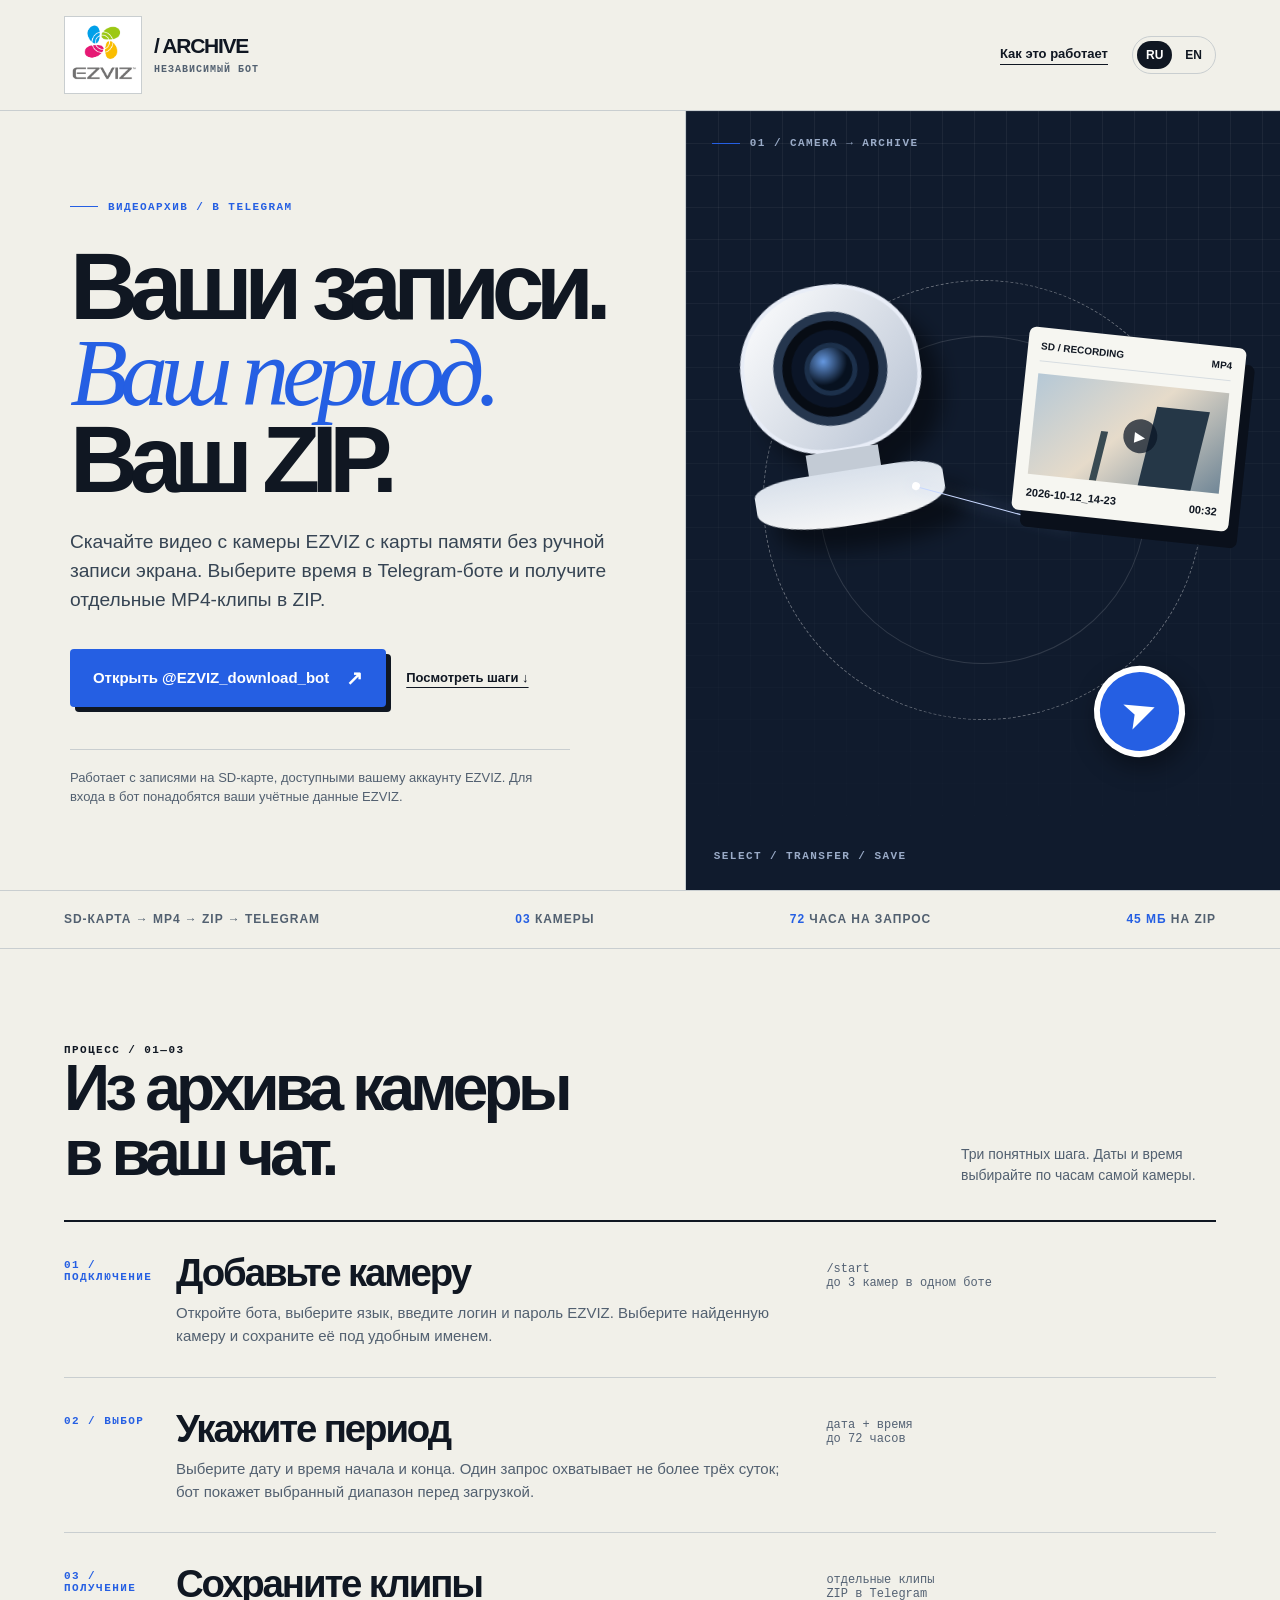
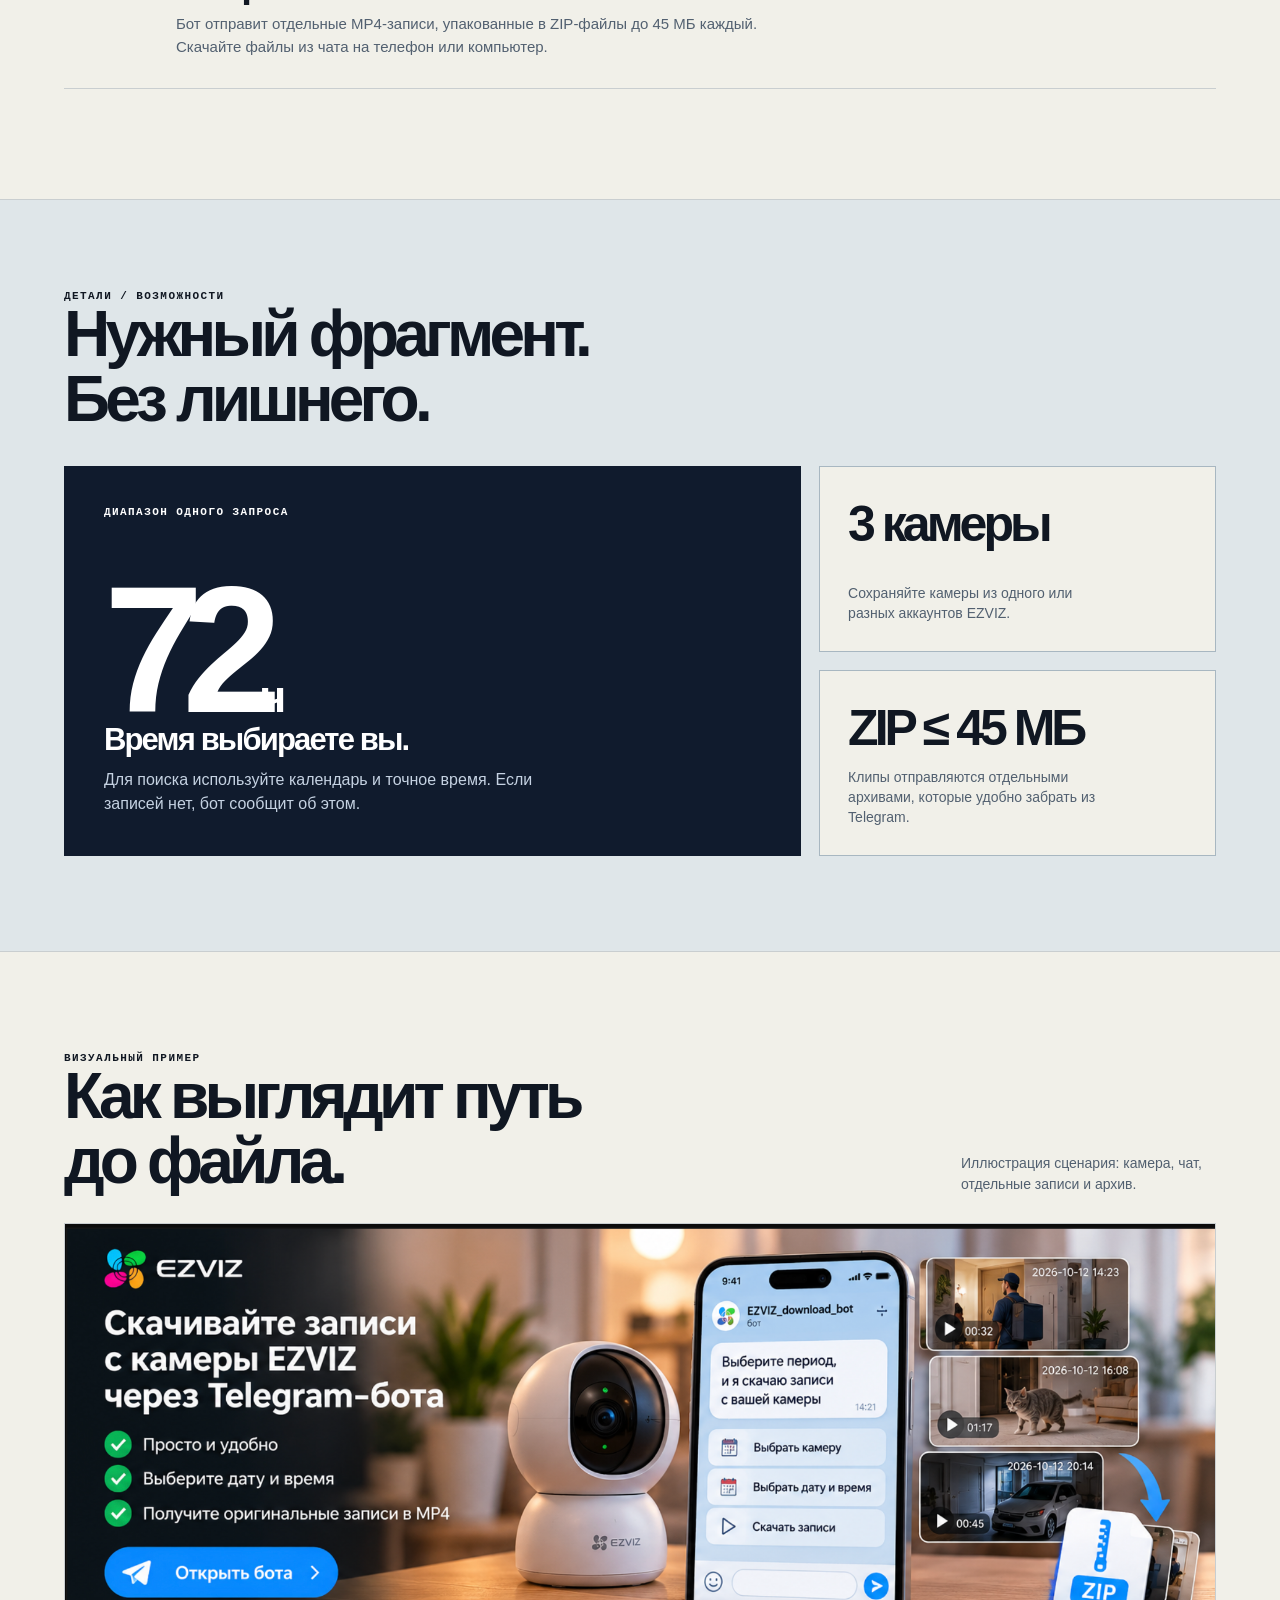
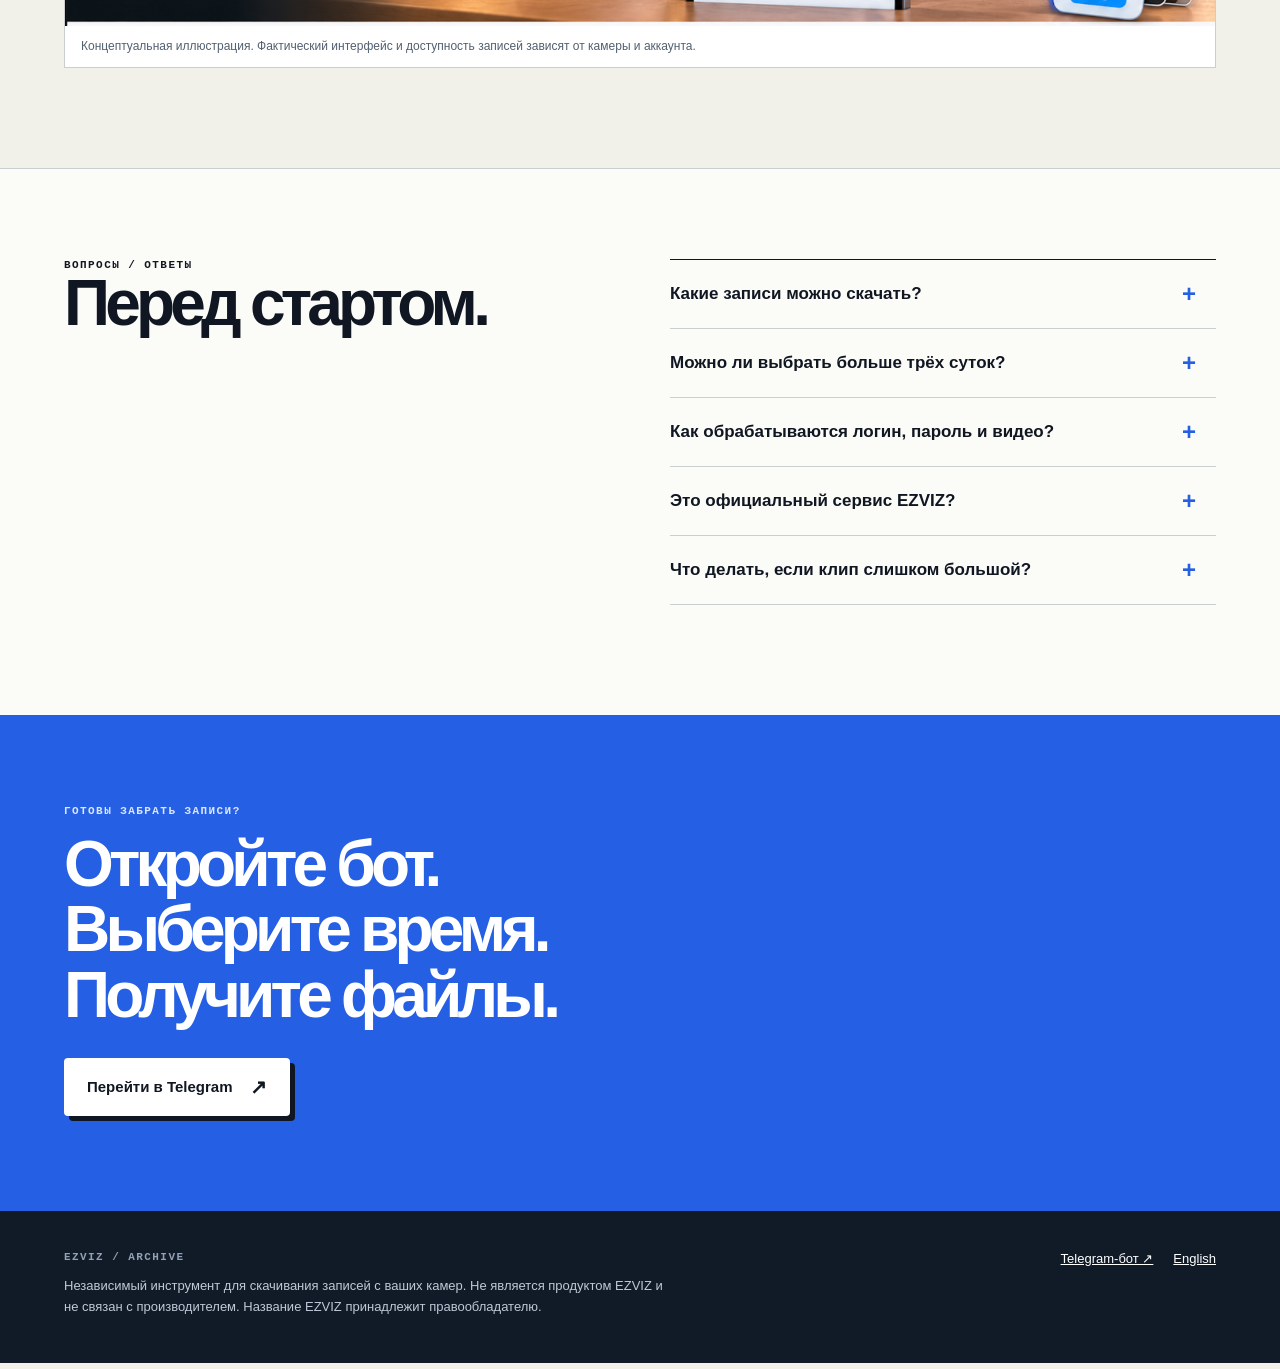
<file: index.html>
<!doctype html>
<html lang="ru">
<head>
  <meta charset="utf-8">
  <meta name="viewport" content="width=device-width, initial-scale=1">
  <title>Скачать видео с камеры EZVIZ на SD-карте — Telegram-бот</title>
  <meta name="description" content="Как скачать записи с камеры EZVIZ с карты памяти: выберите камеру и период до 3 суток, получите отдельные MP4-клипы в ZIP через Telegram-бота.">
  <meta name="robots" content="index,follow,max-image-preview:large">
  <link rel="canonical" href="https://sneggoroddd.github.io/ezviz-camera-video-downloader/">
  <link rel="alternate" hreflang="ru" href="https://sneggoroddd.github.io/ezviz-camera-video-downloader/">
  <link rel="alternate" hreflang="en" href="https://sneggoroddd.github.io/ezviz-camera-video-downloader/en/">
  <link rel="alternate" hreflang="x-default" href="https://sneggoroddd.github.io/ezviz-camera-video-downloader/">
  <meta property="og:type" content="website">
  <meta property="og:locale" content="ru_RU">
  <meta property="og:title" content="Скачать видео с камеры EZVIZ через Telegram">
  <meta property="og:description" content="Записи с SD-карты камеры: выберите период, получите отдельные клипы MP4 в ZIP.">
  <meta property="og:url" content="https://sneggoroddd.github.io/ezviz-camera-video-downloader/">
  <meta property="og:image" content="https://sneggoroddd.github.io/ezviz-camera-video-downloader/assets/ezviz-telegram-ru.png">
  <meta name="twitter:card" content="summary_large_image">
  <meta name="theme-color" content="#f1f0e9">
  <link rel="icon" type="image/svg+xml" href="assets/favicon.svg">
  <link rel="stylesheet" href="styles.css">
</head>
<body>
  <a class="skip" href="#main">Перейти к содержимому</a>
  <header class="site-header">
    <a class="brand" href="./" aria-label="EZVIZ Archive, главная"><span class="brand-logo"><img src="assets/ezviz-logo.png" width="447" height="447" alt=""></span><span class="brand-type">/ ARCHIVE<small>НЕЗАВИСИМЫЙ БОТ</small></span></a>
    <div class="header-right"><a class="top-link" href="#how">Как это работает</a><nav class="lang-switch" aria-label="Язык сайта"><a href="./" lang="ru" aria-current="page">RU</a><a href="en/" lang="en">EN</a></nav></div>
  </header>
  <main id="main">
    <section class="hero" aria-labelledby="hero-title">
      <div class="hero-copy wrap">
        <div class="eyebrow">ВИДЕОАРХИВ / В TELEGRAM</div>
        <h1 id="hero-title">Ваши записи.<br><em>Ваш период.</em><br>Ваш ZIP.</h1>
        <p class="hero-desc">Скачайте видео с камеры EZVIZ с карты памяти без ручной записи экрана. Выберите время в Telegram-боте и получите отдельные MP4-клипы в ZIP.</p>
        <div class="actions"><a class="button" href="https://t.me/EZVIZ_download_bot" target="_blank" rel="noopener noreferrer">Открыть @EZVIZ_download_bot <span class="arrow" aria-hidden="true">↗</span></a><a class="text-link" href="#how">Посмотреть шаги ↓</a></div>
        <p class="hero-note">Работает с записями на SD-карте, доступными вашему аккаунту EZVIZ. Для входа в бот понадобятся ваши учётные данные EZVIZ.</p>
      </div>
      <div class="hero-art" role="img" aria-label="Иллюстрация: запись с камеры переносится в файл и отправляется в Telegram">
        <span class="coordinate eyebrow">01 / CAMERA → ARCHIVE</span><span class="orbit" aria-hidden="true"></span>
        <div class="camera" aria-hidden="true"><div class="camera-head"><div class="camera-lens"></div></div><div class="camera-neck"></div><div class="camera-base"></div></div>
        <span class="flow-line" aria-hidden="true"></span>
        <div class="archive-card" aria-hidden="true"><div class="mini-head"><span>SD / RECORDING</span><span>MP4</span></div><div class="mini-thumb"></div><div class="mini-meta"><span>2026-10-12_14-23</span><span>00:32</span></div></div>
        <span class="telegram-chip" aria-hidden="true">➤</span><span class="art-index small-label">SELECT / TRANSFER / SAVE</span>
      </div>
    </section>
    <div class="ticker" aria-label="Возможности"><div class="ticker-inner wrap"><span>SD-карта → MP4 → ZIP → Telegram</span><span><b>03</b> камеры</span><span><b>72</b> часа на запрос</span><span><b>45 МБ</b> на ZIP</span></div></div>
    <section id="how" class="how wrap" aria-labelledby="how-title">
      <div class="section-heading"><div><div class="small-label">ПРОЦЕСС / 01—03</div><h2 id="how-title">Из архива камеры<br>в ваш чат.</h2></div><p>Три понятных шага. Даты и время выбирайте по часам самой камеры.</p></div>
      <div class="steps">
        <article class="step"><span class="step-num">01 / ПОДКЛЮЧЕНИЕ</span><div><h3>Добавьте камеру</h3><p>Откройте бота, выберите язык, введите логин и пароль EZVIZ. Выберите найденную камеру и сохраните её под удобным именем.</p></div><div class="step-aside">/start<br>до 3 камер в одном боте</div></article>
        <article class="step"><span class="step-num">02 / ВЫБОР</span><div><h3>Укажите период</h3><p>Выберите дату и время начала и конца. Один запрос охватывает не более трёх суток; бот покажет выбранный диапазон перед загрузкой.</p></div><div class="step-aside">дата + время<br>до 72 часов</div></article>
        <article class="step"><span class="step-num">03 / ПОЛУЧЕНИЕ</span><div><h3>Сохраните клипы</h3><p>Бот отправит отдельные MP4-записи, упакованные в ZIP-файлы до 45 МБ каждый. Скачайте файлы из чата на телефон или компьютер.</p></div><div class="step-aside">отдельные клипы<br>ZIP в Telegram</div></article>
      </div>
    </section>
    <section class="features" aria-labelledby="features-title"><div class="wrap"><div class="section-heading"><div><div class="small-label">ДЕТАЛИ / ВОЗМОЖНОСТИ</div><h2 id="features-title">Нужный фрагмент.<br>Без лишнего.</h2></div></div><div class="feature-grid"><div class="feature-main"><span class="small-label">ДИАПАЗОН ОДНОГО ЗАПРОСА</span><div><div class="big-number">72<span style="font-size:.25em;letter-spacing:-.05em">ч</span></div><h3>Время выбираете вы.</h3><p>Для поиска используйте календарь и точное время. Если записей нет, бот сообщит об этом.</p></div></div><div class="feature-side"><div class="fact"><strong>3 камеры</strong><span>Сохраняйте камеры из одного или разных аккаунтов EZVIZ.</span></div><div class="fact"><strong>ZIP ≤ 45 МБ</strong><span>Клипы отправляются отдельными архивами, которые удобно забрать из Telegram.</span></div></div></div></div></section>
    <section class="proof wrap" aria-labelledby="proof-title"><div class="section-heading"><div><div class="small-label">ВИЗУАЛЬНЫЙ ПРИМЕР</div><h2 id="proof-title">Как выглядит путь<br>до файла.</h2></div><p>Иллюстрация сценария: камера, чат, отдельные записи и архив.</p></div><figure><img src="assets/ezviz-telegram-ru.png" width="1976" height="692" loading="lazy" alt="Иллюстрация: камера EZVIZ, интерфейс Telegram-бота и отдельные видео, собранные в ZIP"><figcaption>Концептуальная иллюстрация. Фактический интерфейс и доступность записей зависят от камеры и аккаунта.</figcaption></figure></section>
    <section class="faq" aria-labelledby="faq-title"><div class="wrap faq-layout"><div><div class="small-label">ВОПРОСЫ / ОТВЕТЫ</div><h2 id="faq-title">Перед стартом.</h2></div><div class="faq-list"><details><summary>Какие записи можно скачать?</summary><p>Бот ищет отдельные записи на SD-карте выбранной камеры, доступные через ваш аккаунт EZVIZ. Поддержка зависит от модели камеры и доступности архива.</p></details><details><summary>Можно ли выбрать больше трёх суток?</summary><p>За один запрос — нет. Для более длинного периода отправьте несколько последовательных запросов, каждый не более трёх суток.</p></details><details><summary>Как обрабатываются логин, пароль и видео?</summary><p>Логин и пароль камеры хранятся на сервере бота в зашифрованном виде, пока камера добавлена. Сообщение с паролем удаляется после обработки. Временные видео удаляются после подтверждённой отправки ZIP. Удалить сохранённую камеру можно в боте.</p></details><details><summary>Это официальный сервис EZVIZ?</summary><p>Нет. Это независимый Telegram-бот, не связанный с EZVIZ. Официальные способы скачивания записей описаны в <a href="https://support.ezviz.com/faq/159" target="_blank" rel="noopener noreferrer">справке EZVIZ</a>.</p></details><details><summary>Что делать, если клип слишком большой?</summary><p>Если один клип превышает лимит ZIP в 45 МБ, выгрузка может быть неполной. Попробуйте выбрать более короткий период или воспользуйтесь официальным приложением EZVIZ.</p></details></div></div></section>
    <section class="end" aria-labelledby="end-title"><div class="wrap"><div class="small-label">ГОТОВЫ ЗАБРАТЬ ЗАПИСИ?</div><h2 id="end-title">Откройте бот.<br>Выберите время.<br>Получите файлы.</h2><a class="button" href="https://t.me/EZVIZ_download_bot" target="_blank" rel="noopener noreferrer">Перейти в Telegram <span class="arrow" aria-hidden="true">↗</span></a></div></section>
  </main>
  <footer class="site-footer wrap"><div><div class="footer-label">EZVIZ / ARCHIVE</div><p>Независимый инструмент для скачивания записей с ваших камер. Не является продуктом EZVIZ и не связан с производителем. Название EZVIZ принадлежит правообладателю.</p></div><div class="footer-links"><a href="https://t.me/EZVIZ_download_bot" target="_blank" rel="noopener noreferrer">Telegram-бот ↗</a><a href="en/" lang="en">English</a></div></footer>
</body>
</html>
</file>
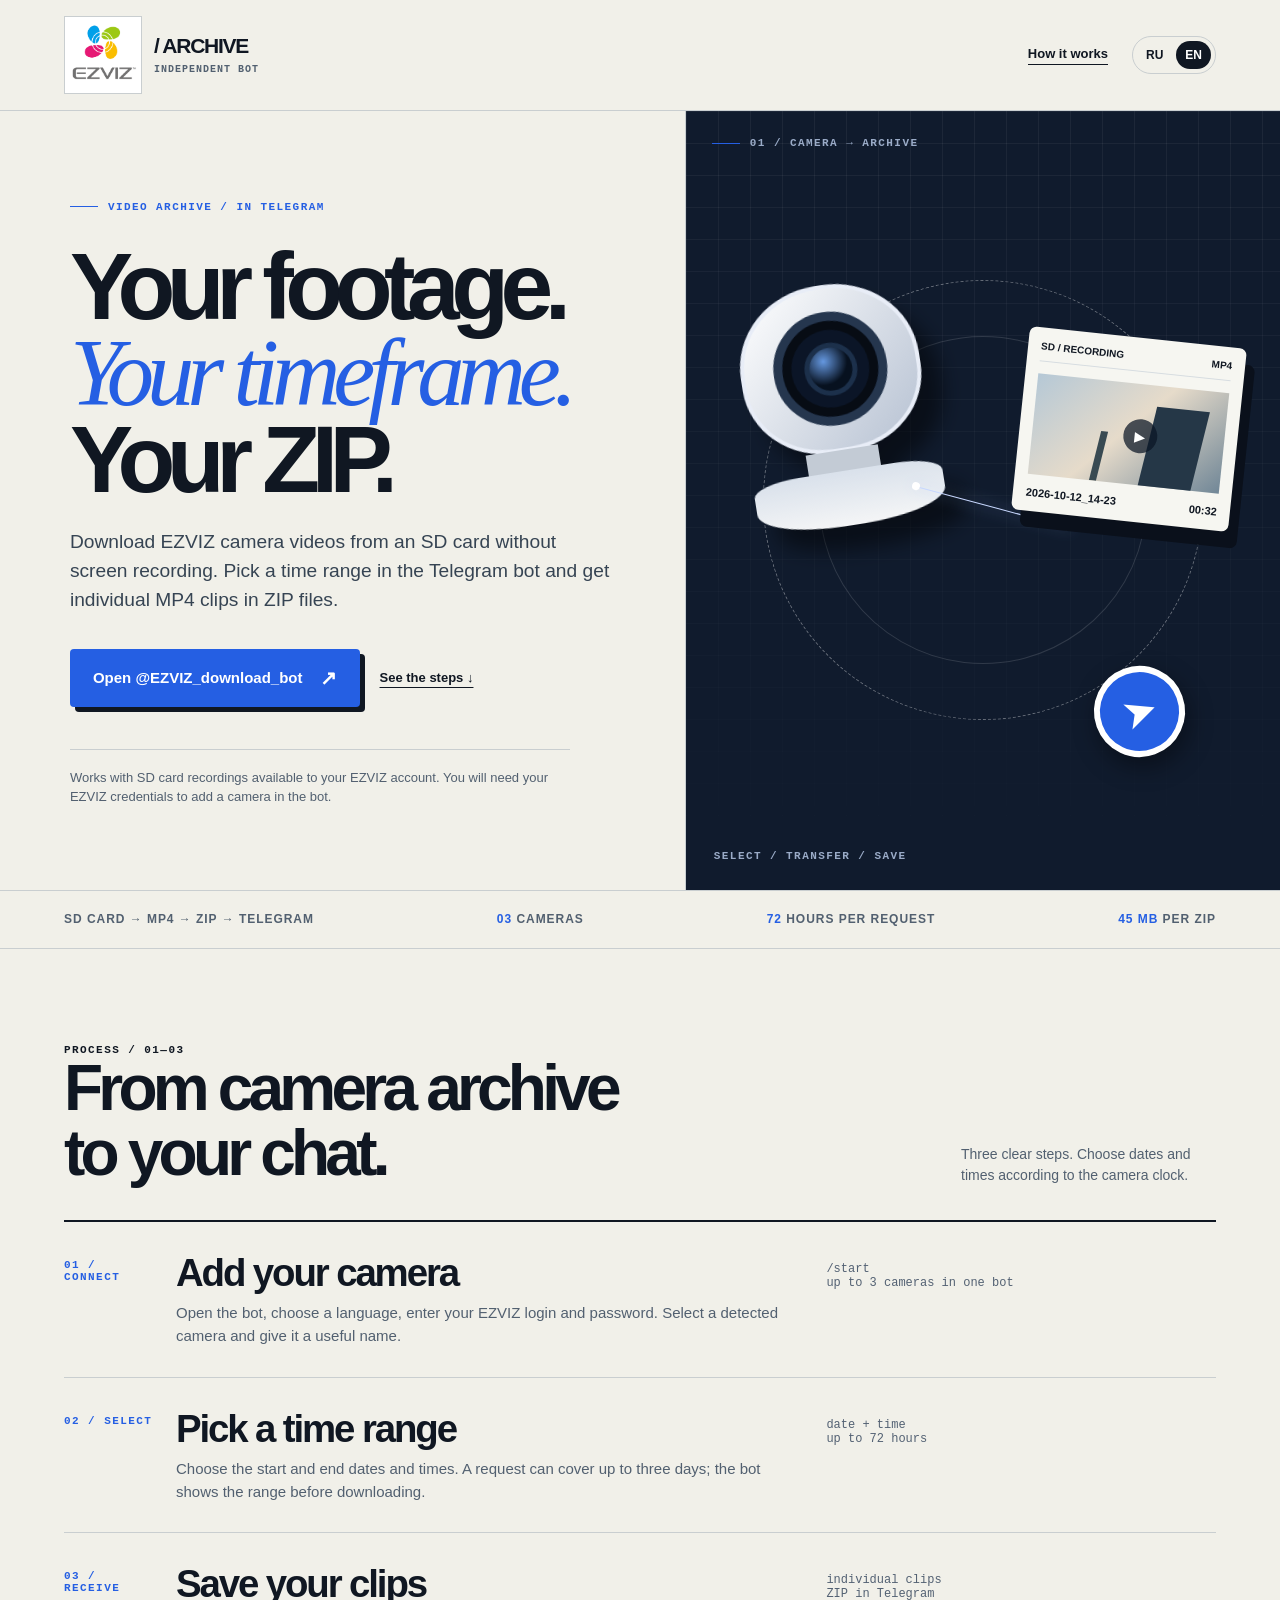
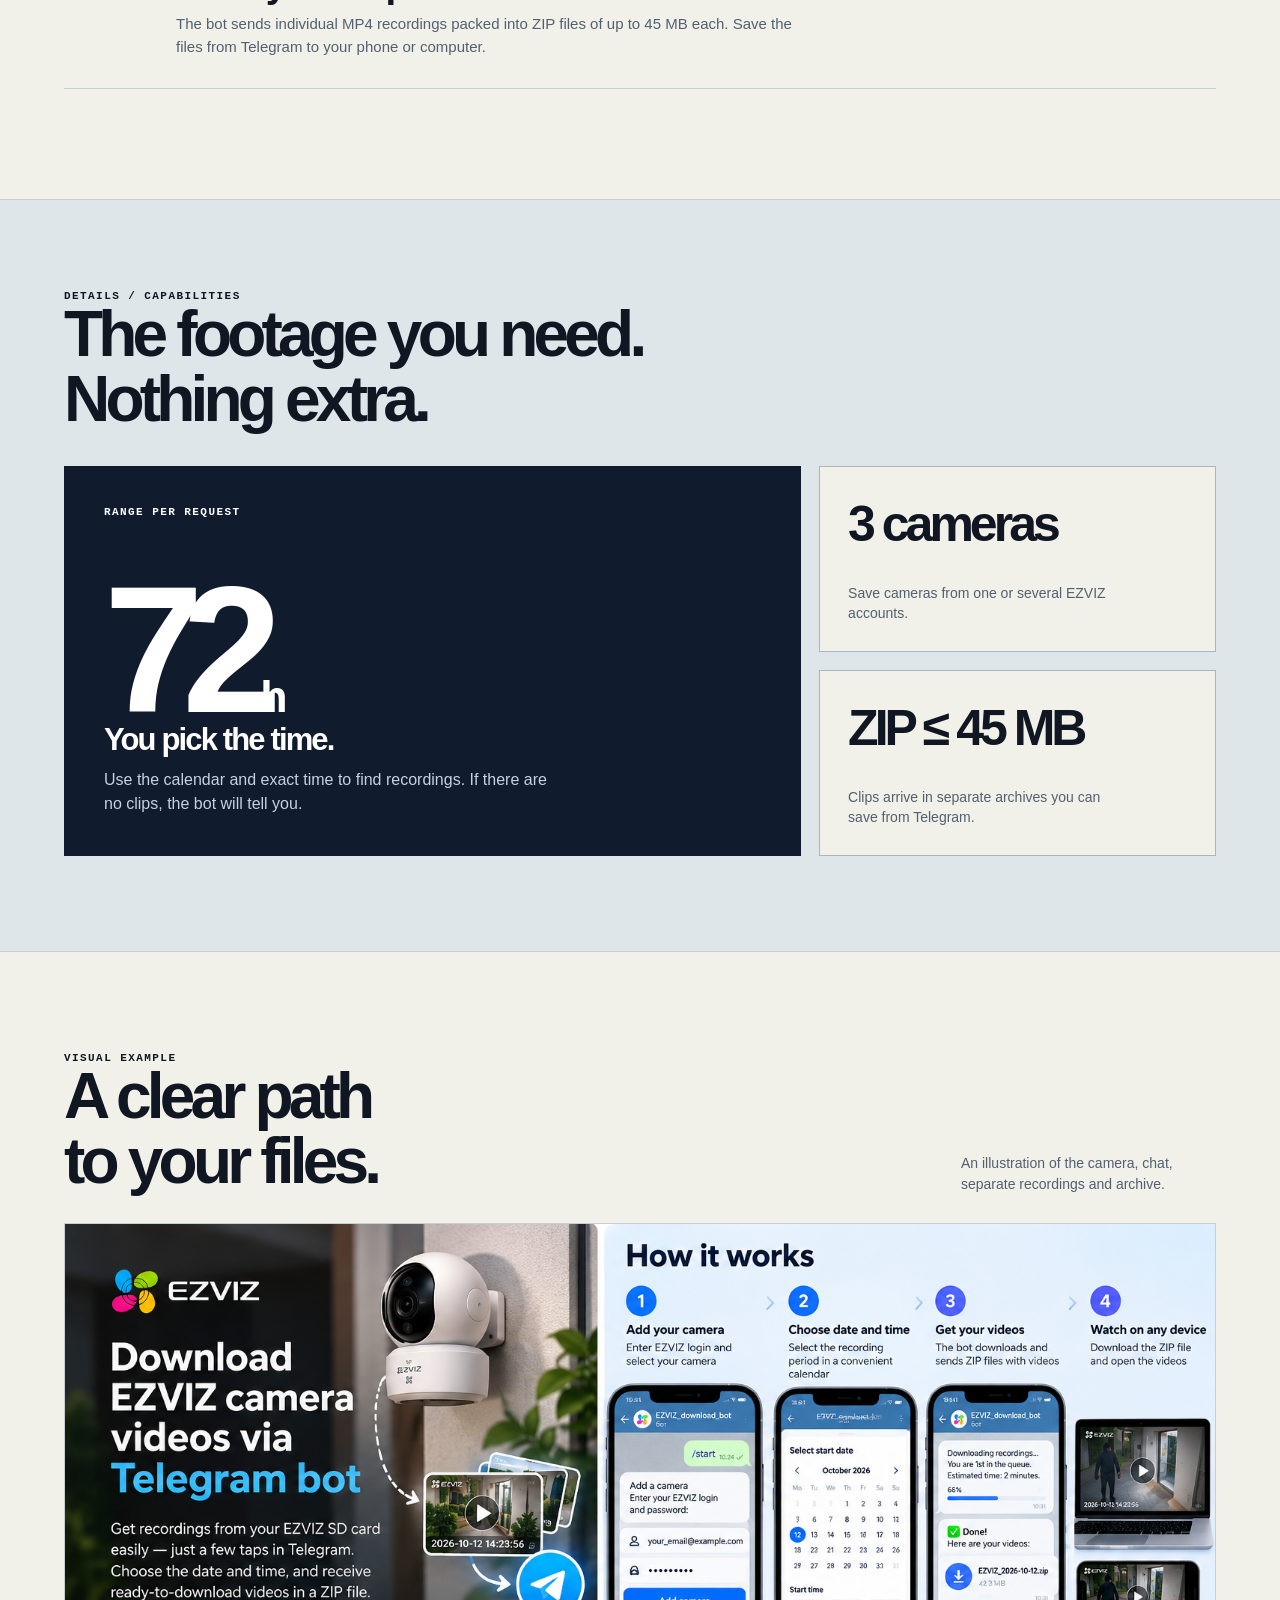
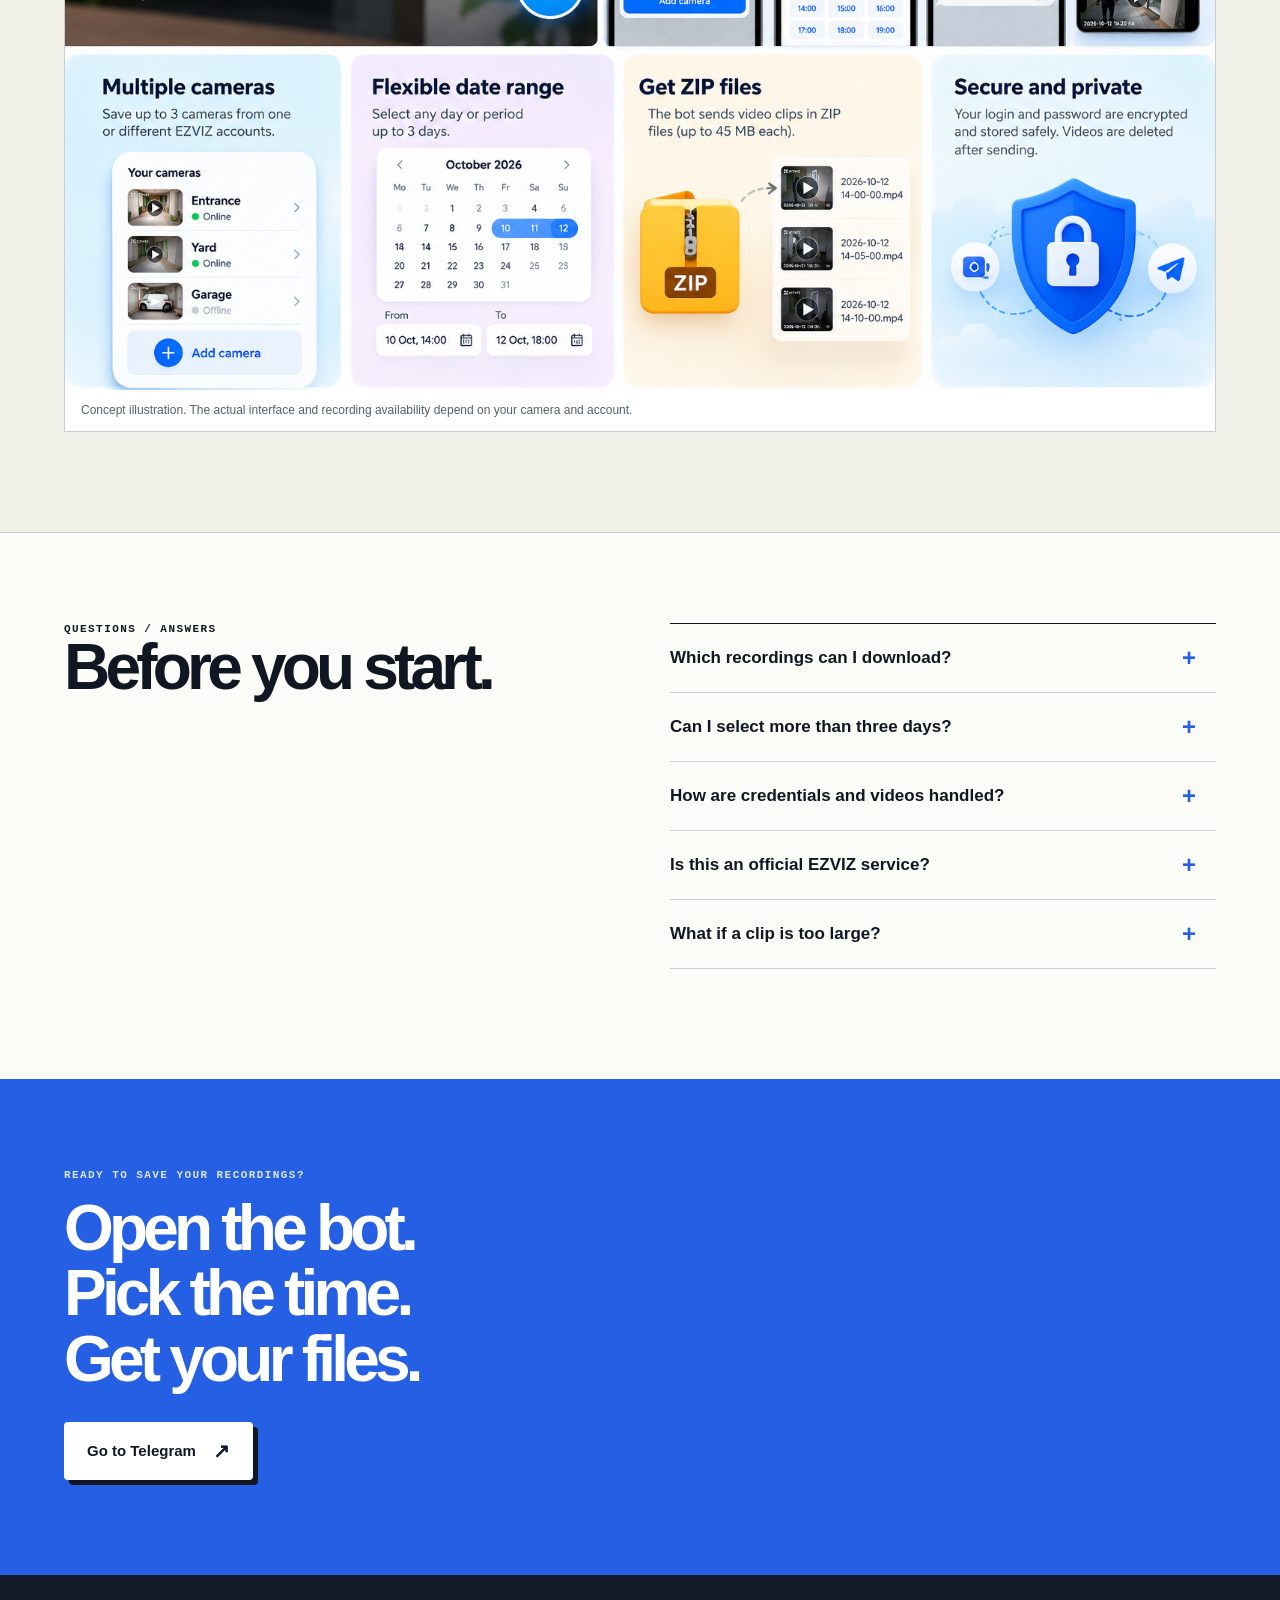
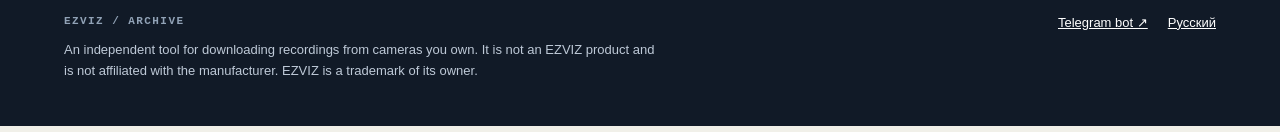
<file: en/index.html>
<!doctype html>
<html lang="en">
<head>
  <meta charset="utf-8">
  <meta name="viewport" content="width=device-width, initial-scale=1">
  <title>Download EZVIZ Camera Videos from SD Card — Telegram Bot</title>
  <meta name="description" content="Download EZVIZ camera recordings from an SD card: choose a camera and up to 3 days, then get individual MP4 clips in ZIP files through Telegram.">
  <meta name="robots" content="index,follow,max-image-preview:large">
  <link rel="canonical" href="https://sneggoroddd.github.io/ezviz-camera-video-downloader/en/">
  <link rel="alternate" hreflang="ru" href="https://sneggoroddd.github.io/ezviz-camera-video-downloader/">
  <link rel="alternate" hreflang="en" href="https://sneggoroddd.github.io/ezviz-camera-video-downloader/en/">
  <link rel="alternate" hreflang="x-default" href="https://sneggoroddd.github.io/ezviz-camera-video-downloader/">
  <meta property="og:type" content="website">
  <meta property="og:locale" content="en_US">
  <meta property="og:title" content="Download EZVIZ camera videos via Telegram">
  <meta property="og:description" content="Choose an SD card recording period and receive individual MP4 clips in ZIP files.">
  <meta property="og:url" content="https://sneggoroddd.github.io/ezviz-camera-video-downloader/en/">
  <meta property="og:image" content="https://sneggoroddd.github.io/ezviz-camera-video-downloader/assets/ezviz-telegram-infographic-en.png">
  <meta name="twitter:card" content="summary_large_image">
  <meta name="theme-color" content="#f1f0e9">
  <link rel="icon" type="image/svg+xml" href="../assets/favicon.svg">
  <link rel="stylesheet" href="../styles.css">
</head>
<body>
  <a class="skip" href="#main">Skip to content</a>
  <header class="site-header">
    <a class="brand" href="../" aria-label="EZVIZ Archive, home"><span class="brand-logo"><img src="../assets/ezviz-logo.png" width="447" height="447" alt=""></span><span class="brand-type">/ ARCHIVE<small>INDEPENDENT BOT</small></span></a>
    <div class="header-right"><a class="top-link" href="#how">How it works</a><nav class="lang-switch" aria-label="Site language"><a href="../" lang="ru">RU</a><a href="./" lang="en" aria-current="page">EN</a></nav></div>
  </header>
  <main id="main">
    <section class="hero" aria-labelledby="hero-title">
      <div class="hero-copy wrap">
        <div class="eyebrow">VIDEO ARCHIVE / IN TELEGRAM</div>
        <h1 id="hero-title">Your footage.<br><em>Your timeframe.</em><br>Your ZIP.</h1>
        <p class="hero-desc">Download EZVIZ camera videos from an SD card without screen recording. Pick a time range in the Telegram bot and get individual MP4 clips in ZIP files.</p>
        <div class="actions"><a class="button" href="https://t.me/EZVIZ_download_bot" target="_blank" rel="noopener noreferrer">Open @EZVIZ_download_bot <span class="arrow" aria-hidden="true">↗</span></a><a class="text-link" href="#how">See the steps ↓</a></div>
        <p class="hero-note">Works with SD card recordings available to your EZVIZ account. You will need your EZVIZ credentials to add a camera in the bot.</p>
      </div>
      <div class="hero-art" role="img" aria-label="Illustration: a camera recording becomes a file delivered to Telegram">
        <span class="coordinate eyebrow">01 / CAMERA → ARCHIVE</span><span class="orbit" aria-hidden="true"></span>
        <div class="camera" aria-hidden="true"><div class="camera-head"><div class="camera-lens"></div></div><div class="camera-neck"></div><div class="camera-base"></div></div>
        <span class="flow-line" aria-hidden="true"></span>
        <div class="archive-card" aria-hidden="true"><div class="mini-head"><span>SD / RECORDING</span><span>MP4</span></div><div class="mini-thumb"></div><div class="mini-meta"><span>2026-10-12_14-23</span><span>00:32</span></div></div>
        <span class="telegram-chip" aria-hidden="true">➤</span><span class="art-index small-label">SELECT / TRANSFER / SAVE</span>
      </div>
    </section>
    <div class="ticker" aria-label="Features"><div class="ticker-inner wrap"><span>SD card → MP4 → ZIP → Telegram</span><span><b>03</b> cameras</span><span><b>72</b> hours per request</span><span><b>45 MB</b> per ZIP</span></div></div>
    <section id="how" class="how wrap" aria-labelledby="how-title">
      <div class="section-heading"><div><div class="small-label">PROCESS / 01—03</div><h2 id="how-title">From camera archive<br>to your chat.</h2></div><p>Three clear steps. Choose dates and times according to the camera clock.</p></div>
      <div class="steps">
        <article class="step"><span class="step-num">01 / CONNECT</span><div><h3>Add your camera</h3><p>Open the bot, choose a language, enter your EZVIZ login and password. Select a detected camera and give it a useful name.</p></div><div class="step-aside">/start<br>up to 3 cameras in one bot</div></article>
        <article class="step"><span class="step-num">02 / SELECT</span><div><h3>Pick a time range</h3><p>Choose the start and end dates and times. A request can cover up to three days; the bot shows the range before downloading.</p></div><div class="step-aside">date + time<br>up to 72 hours</div></article>
        <article class="step"><span class="step-num">03 / RECEIVE</span><div><h3>Save your clips</h3><p>The bot sends individual MP4 recordings packed into ZIP files of up to 45 MB each. Save the files from Telegram to your phone or computer.</p></div><div class="step-aside">individual clips<br>ZIP in Telegram</div></article>
      </div>
    </section>
    <section class="features" aria-labelledby="features-title"><div class="wrap"><div class="section-heading"><div><div class="small-label">DETAILS / CAPABILITIES</div><h2 id="features-title">The footage you need.<br>Nothing extra.</h2></div></div><div class="feature-grid"><div class="feature-main"><span class="small-label">RANGE PER REQUEST</span><div><div class="big-number">72<span style="font-size:.25em;letter-spacing:-.05em">h</span></div><h3>You pick the time.</h3><p>Use the calendar and exact time to find recordings. If there are no clips, the bot will tell you.</p></div></div><div class="feature-side"><div class="fact"><strong>3 cameras</strong><span>Save cameras from one or several EZVIZ accounts.</span></div><div class="fact"><strong>ZIP ≤ 45 MB</strong><span>Clips arrive in separate archives you can save from Telegram.</span></div></div></div></div></section>
    <section class="proof wrap" aria-labelledby="proof-title"><div class="section-heading"><div><div class="small-label">VISUAL EXAMPLE</div><h2 id="proof-title">A clear path<br>to your files.</h2></div><p>An illustration of the camera, chat, separate recordings and archive.</p></div><figure><img src="../assets/ezviz-telegram-infographic-en.png" width="1536" height="1024" loading="lazy" alt="Illustration of an EZVIZ camera, Telegram bot, video clips and ZIP delivery"><figcaption>Concept illustration. The actual interface and recording availability depend on your camera and account.</figcaption></figure></section>
    <section class="faq" aria-labelledby="faq-title"><div class="wrap faq-layout"><div><div class="small-label">QUESTIONS / ANSWERS</div><h2 id="faq-title">Before you start.</h2></div><div class="faq-list"><details><summary>Which recordings can I download?</summary><p>The bot looks for individual recordings on the selected camera's SD card that your EZVIZ account can access. Support depends on the camera model and archive availability.</p></details><details><summary>Can I select more than three days?</summary><p>Not in one request. For a longer period, make several consecutive requests of no more than three days each.</p></details><details><summary>How are credentials and videos handled?</summary><p>The bot stores your camera login and password encrypted on its server while the camera is saved. It deletes your password message after processing. Temporary videos are deleted after ZIP delivery is confirmed. You can remove a saved camera in the bot.</p></details><details><summary>Is this an official EZVIZ service?</summary><p>No. This is an independent Telegram bot with no affiliation to EZVIZ. See <a href="https://support.ezviz.com/faq/159" target="_blank" rel="noopener noreferrer">EZVIZ support</a> for official download methods.</p></details><details><summary>What if a clip is too large?</summary><p>If one clip exceeds the 45 MB ZIP limit, the delivery may be incomplete. Try a shorter time range or use the official EZVIZ app.</p></details></div></div></section>
    <section class="end" aria-labelledby="end-title"><div class="wrap"><div class="small-label">READY TO SAVE YOUR RECORDINGS?</div><h2 id="end-title">Open the bot.<br>Pick the time.<br>Get your files.</h2><a class="button" href="https://t.me/EZVIZ_download_bot" target="_blank" rel="noopener noreferrer">Go to Telegram <span class="arrow" aria-hidden="true">↗</span></a></div></section>
  </main>
  <footer class="site-footer wrap"><div><div class="footer-label">EZVIZ / ARCHIVE</div><p>An independent tool for downloading recordings from cameras you own. It is not an EZVIZ product and is not affiliated with the manufacturer. EZVIZ is a trademark of its owner.</p></div><div class="footer-links"><a href="https://t.me/EZVIZ_download_bot" target="_blank" rel="noopener noreferrer">Telegram bot ↗</a><a href="../" lang="ru">Русский</a></div></footer>
</body>
</html>
</file>
<file: styles.css>
:root{--paper:#f1f0e9;--ink:#101722;--muted:#526070;--line:#c9ced0;--blue:#255fe3;--blue-deep:#1645b7;--white:#fff;--dark:#101b2d}*{box-sizing:border-box}html{scroll-behavior:smooth}body{margin:0;background:var(--paper);color:var(--ink);font-family:Arial,Helvetica,sans-serif}a{color:inherit}a:focus-visible,summary:focus-visible{outline:3px solid var(--blue);outline-offset:4px}.skip{position:absolute;left:12px;top:-70px;background:var(--ink);color:#fff;padding:12px;z-index:10}.skip:focus{top:12px}.site-header{min-height:82px;display:flex;align-items:center;justify-content:space-between;gap:20px;padding:16px clamp(20px,5vw,80px);border-bottom:1px solid var(--line)}.brand{display:inline-flex;align-items:center;gap:12px;font-weight:800;letter-spacing:-.06em;font-size:21px;text-decoration:none;white-space:nowrap}.brand-logo{display:block;width:78px;height:78px;flex:none;background:#fff;border:1px solid var(--line);overflow:hidden}.brand-logo img{display:block;width:100%;height:100%;object-fit:contain}.brand-type{line-height:1}.brand-type small{display:block;margin-top:8px;font:700 10px/1.2 ui-monospace,SFMono-Regular,Menlo,monospace;letter-spacing:.1em;color:var(--muted)}.header-right{display:flex;align-items:center;gap:24px}.top-link{text-decoration:none;font-size:13px;font-weight:700;border-bottom:1px solid currentColor;padding-bottom:3px}.lang-switch{display:flex;gap:4px;border:1px solid var(--line);padding:4px;border-radius:30px}.lang-switch a{font-size:12px;font-weight:800;text-decoration:none;padding:7px 9px;border-radius:20px}.lang-switch a[aria-current="page"]{background:var(--ink);color:#fff}.wrap{max-width:1440px;margin:0 auto;padding-left:clamp(20px,5vw,80px);padding-right:clamp(20px,5vw,80px)}.hero{display:grid;grid-template-columns:minmax(0,1.07fr) minmax(360px,.93fr);min-height:680px;border-bottom:1px solid var(--line)}.hero-copy{padding-top:clamp(50px,7vw,104px);padding-bottom:70px;position:relative}.eyebrow,.small-label,.step-num,.footer-label{font-family:ui-monospace,SFMono-Regular,Menlo,monospace;font-size:11px;text-transform:uppercase;letter-spacing:.13em;font-weight:700}.eyebrow{display:flex;gap:10px;align-items:center;color:var(--blue)}.eyebrow:before{content:"";width:28px;height:1px;background:var(--blue)}h1{font-size:clamp(58px,7.4vw,116px);letter-spacing:-.09em;line-height:.91;max-width:880px;margin:30px 0 26px;font-weight:800}h1 em{font-family:Georgia,serif;font-weight:400;letter-spacing:-.075em;color:var(--blue)}.hero-desc{font-size:clamp(17px,1.5vw,21px);line-height:1.5;max-width:545px;color:#364453;margin:0 0 34px}.actions{display:flex;align-items:center;gap:20px;flex-wrap:wrap}.button{display:inline-flex;align-items:center;justify-content:center;gap:17px;background:var(--blue);color:white;text-decoration:none;border-radius:4px;padding:19px 23px;font-size:15px;font-weight:800;min-height:57px;box-shadow:5px 5px 0 var(--ink);transition:transform .2s,box-shadow .2s,background .2s}.button:hover{transform:translate(2px,2px);box-shadow:3px 3px 0 var(--ink);background:var(--blue-deep)}.button .arrow{font-size:20px;line-height:1}.text-link{font-size:13px;font-weight:700;text-underline-offset:5px}.hero-note{margin-top:42px;max-width:500px;padding-top:18px;border-top:1px solid var(--line);font-size:13px;line-height:1.5;color:var(--muted)}.hero-art{border-left:1px solid var(--line);position:relative;overflow:hidden;display:flex;align-items:center;justify-content:center;min-height:610px;background:var(--dark);color:white}.hero-art:before{content:"";position:absolute;inset:0;background-image:linear-gradient(#ffffff0e 1px,transparent 1px),linear-gradient(90deg,#ffffff0e 1px,transparent 1px);background-size:32px 32px;mask-image:linear-gradient(to bottom,#000,transparent)}.coordinate{position:absolute;top:26px;left:26px;color:#9aabc7}.art-index{position:absolute;bottom:28px;left:28px;color:#9aabc7}.orbit{position:absolute;width:440px;height:440px;border:1px dashed #ffffff5b;border-radius:50%;transform:rotate(-15deg)}.orbit:after{content:"";position:absolute;inset:55px;border:1px solid #ffffff22;border-radius:50%}.camera{position:absolute;left:10%;top:22%;width:210px;height:230px;filter:drop-shadow(18px 24px 10px #0007);transform:rotate(-9deg)}.camera-head{width:180px;height:168px;border-radius:48% 48% 45% 45%;background:linear-gradient(135deg,#fff,#b6c1d2);border:4px solid #e8edf7;display:flex;align-items:center;justify-content:center}.camera-lens{width:114px;height:114px;background:#0b1527;border:9px solid #25364e;border-radius:50%;display:flex;align-items:center;justify-content:center;box-shadow:inset 0 0 0 9px #070c14}.camera-lens:after{content:"";width:43px;height:43px;background:radial-gradient(circle at 35% 30%,#6598e0,#07111f 58%);border:5px solid #1c304b;border-radius:50%}.camera-neck{width:73px;height:21px;background:#c3cbd5;margin:-2px 0 0 52px}.camera-base{width:190px;height:55px;background:linear-gradient(#d9e1eb,#f4f5f6);border-radius:25% 25% 45% 45%;margin-left:-5px}.flow-line{position:absolute;left:38%;top:48%;width:28%;height:1px;background:#c8d8ff;transform:rotate(15deg);transform-origin:left;box-shadow:0 0 15px #9cbcff}.flow-line:before,.flow-line:after{content:"";position:absolute;top:-4px;width:8px;height:8px;border-radius:50%;background:#fff}.flow-line:before{left:0}.flow-line:after{right:0}.archive-card{position:absolute;right:7%;top:29%;width:218px;padding:13px;background:#f6f6f1;color:var(--ink);border-radius:7px;transform:rotate(6deg);box-shadow:10px 16px 0 #0a101b}.archive-card .mini-head{display:flex;justify-content:space-between;font-size:10px;font-weight:700;border-bottom:1px solid #d7dde1;padding-bottom:9px}.mini-thumb{height:101px;background:linear-gradient(135deg,#b5c8d6,#e6dbca 48%,#718797);margin:12px 0;position:relative;overflow:hidden}.mini-thumb:before{content:"";position:absolute;width:53px;height:96px;left:60%;top:21%;background:#253747;box-shadow:-72px 7px 0 -23px #394a52;transform:skew(-8deg)}.mini-thumb:after{content:"▶";position:absolute;top:35px;left:91px;background:#0b1624b8;border-radius:50%;width:34px;height:34px;color:white;text-align:center;line-height:34px;font-size:14px}.mini-meta{display:flex;justify-content:space-between;font-size:11px;font-weight:700}.telegram-chip{position:absolute;right:16%;bottom:17%;width:91px;height:91px;border-radius:50%;background:var(--blue);border:6px solid #fff;box-shadow:0 10px 25px #0006;display:flex;align-items:center;justify-content:center;font-size:42px;transform:rotate(-20deg)}.ticker{border-bottom:1px solid var(--line);overflow:hidden}.ticker-inner{display:flex;justify-content:space-between;gap:24px;align-items:center;min-height:57px;color:var(--muted);font-size:12px;font-weight:700;letter-spacing:.08em;text-transform:uppercase}.ticker-inner span{white-space:nowrap}.ticker-inner b{color:var(--blue)}section{scroll-margin-top:24px}.section-heading{display:flex;justify-content:space-between;align-items:end;gap:24px;margin-bottom:34px}.section-heading h2,.faq h2,.end h2{font-size:clamp(39px,5vw,70px);letter-spacing:-.075em;line-height:1.02;margin:0;max-width:780px}.section-heading p{font-size:14px;line-height:1.5;color:var(--muted);max-width:255px;margin:0}.how{padding-top:95px;padding-bottom:110px}.steps{border-top:2px solid var(--ink)}.step{display:grid;grid-template-columns:90px minmax(0,1fr) minmax(200px,.62fr);gap:22px;padding:29px 0;border-bottom:1px solid var(--line);align-items:start}.step-num{color:var(--blue);padding-top:8px}.step h3{font-size:clamp(25px,3vw,39px);letter-spacing:-.055em;margin:0}.step p{line-height:1.55;color:var(--muted);font-size:15px;margin:6px 0 0}.step-aside{font-family:ui-monospace,SFMono-Regular,Menlo,monospace;font-size:12px;color:#536173;padding-top:11px}.features{background:#dfe6e9;border-top:1px solid var(--line);border-bottom:1px solid var(--line);padding-top:90px;padding-bottom:95px}.feature-grid{display:grid;grid-template-columns:1.3fr .7fr;gap:18px}.feature-main{background:var(--dark);color:#fff;padding:40px;min-height:390px;display:flex;flex-direction:column;justify-content:space-between}.feature-main .big-number{font-size:clamp(85px,14vw,190px);line-height:.8;letter-spacing:-.12em;font-weight:800}.feature-main h3{font-size:31px;letter-spacing:-.06em;margin:0 0 10px}.feature-main p{max-width:460px;margin:0;color:#c5d2e2;line-height:1.5}.feature-side{display:grid;grid-template-rows:1fr 1fr;gap:18px}.fact{padding:28px;border:1px solid #a8b7c1;background:var(--paper);display:flex;flex-direction:column;justify-content:space-between}.fact strong{font-size:clamp(31px,4vw,50px);letter-spacing:-.08em}.fact span{font-size:14px;line-height:1.4;color:var(--muted);max-width:260px}.proof{padding-top:100px;padding-bottom:100px}.proof figure{margin:0;border:1px solid var(--line);background:#fff}.proof img{width:100%;height:auto;display:block}.proof figcaption{font-size:12px;color:var(--muted);padding:12px 16px;line-height:1.4}.proof .section-heading{margin-bottom:28px}.faq{padding-top:90px;padding-bottom:110px;background:#fbfbf7;border-top:1px solid var(--line)}.faq-layout{display:grid;grid-template-columns:1fr 1fr;gap:60px}.faq h2{position:sticky;top:30px}.faq-list{border-top:1px solid var(--ink)}details{border-bottom:1px solid var(--line)}summary{list-style:none;cursor:pointer;padding:24px 20px 24px 0;font-weight:700;font-size:17px;display:flex;justify-content:space-between;gap:15px}summary::-webkit-details-marker{display:none}summary:after{content:"+";color:var(--blue);font-size:24px;line-height:19px}details[open] summary:after{content:"−"}details p{color:var(--muted);line-height:1.6;font-size:14px;margin:0 24px 24px 0}.end{background:var(--blue);color:#fff;padding-top:90px;padding-bottom:95px}.end h2{max-width:820px;margin:15px 0 30px}.end .button{background:#fff;color:var(--ink);box-shadow:5px 5px 0 var(--ink)}.end .button:hover{background:#e9efff}.end .small-label{color:#dbe6ff}.site-footer{max-width:none;background:#111a27;color:#fff;padding-top:40px;padding-bottom:45px;display:flex;justify-content:space-between;gap:30px;flex-wrap:wrap}.site-footer p{max-width:600px;color:#bec9d7;font-size:13px;line-height:1.6;margin:13px 0 0}.site-footer a{color:#fff}.footer-links{display:flex;gap:20px;align-items:flex-start;font-size:13px}.footer-label{color:#91a2b6}@media(max-width:900px){.hero{grid-template-columns:1fr}.hero-art{border-left:0;border-top:1px solid var(--line);min-height:530px}.hero-copy{padding-top:65px;padding-bottom:55px}.faq-layout{grid-template-columns:1fr;gap:30px}.faq h2{position:static}}@media(max-width:640px){.site-header{min-height:70px}.brand-logo{width:62px;height:62px}.brand{gap:8px;font-size:17px}.brand-type small{font-size:8px}.top-link{display:none}.hero-art{min-height:410px}.orbit{width:310px;height:310px}.camera{transform:scale(.7) rotate(-9deg);transform-origin:left top;left:5%;top:19%}.archive-card{transform:scale(.78) rotate(6deg);transform-origin:right top;right:4%;top:20%}.telegram-chip{width:70px;height:70px;font-size:30px;right:12%;bottom:13%}.flow-line{left:31%;width:35%}.ticker-inner{justify-content:flex-start;overflow:auto}.ticker-inner span{min-width:max-content}.how,.features,.proof,.faq{padding-top:65px;padding-bottom:70px}.section-heading{display:block}.section-heading p{margin-top:18px}.step{grid-template-columns:48px 1fr;gap:12px}.step-aside{grid-column:2;padding-top:0}.feature-grid{grid-template-columns:1fr}.feature-main{min-height:320px;padding:28px}.feature-side{grid-template-columns:1fr 1fr;grid-template-rows:auto}.fact{min-height:175px;padding:20px}.fact strong{font-size:34px}.end{padding-top:70px;padding-bottom:75px}}@media(max-width:390px){h1{font-size:55px}.feature-side{grid-template-columns:1fr}.fact{min-height:130px}.hero-art{min-height:380px}}@media(prefers-reduced-motion:reduce){html{scroll-behavior:auto}.button{transition:none}}
</file>
